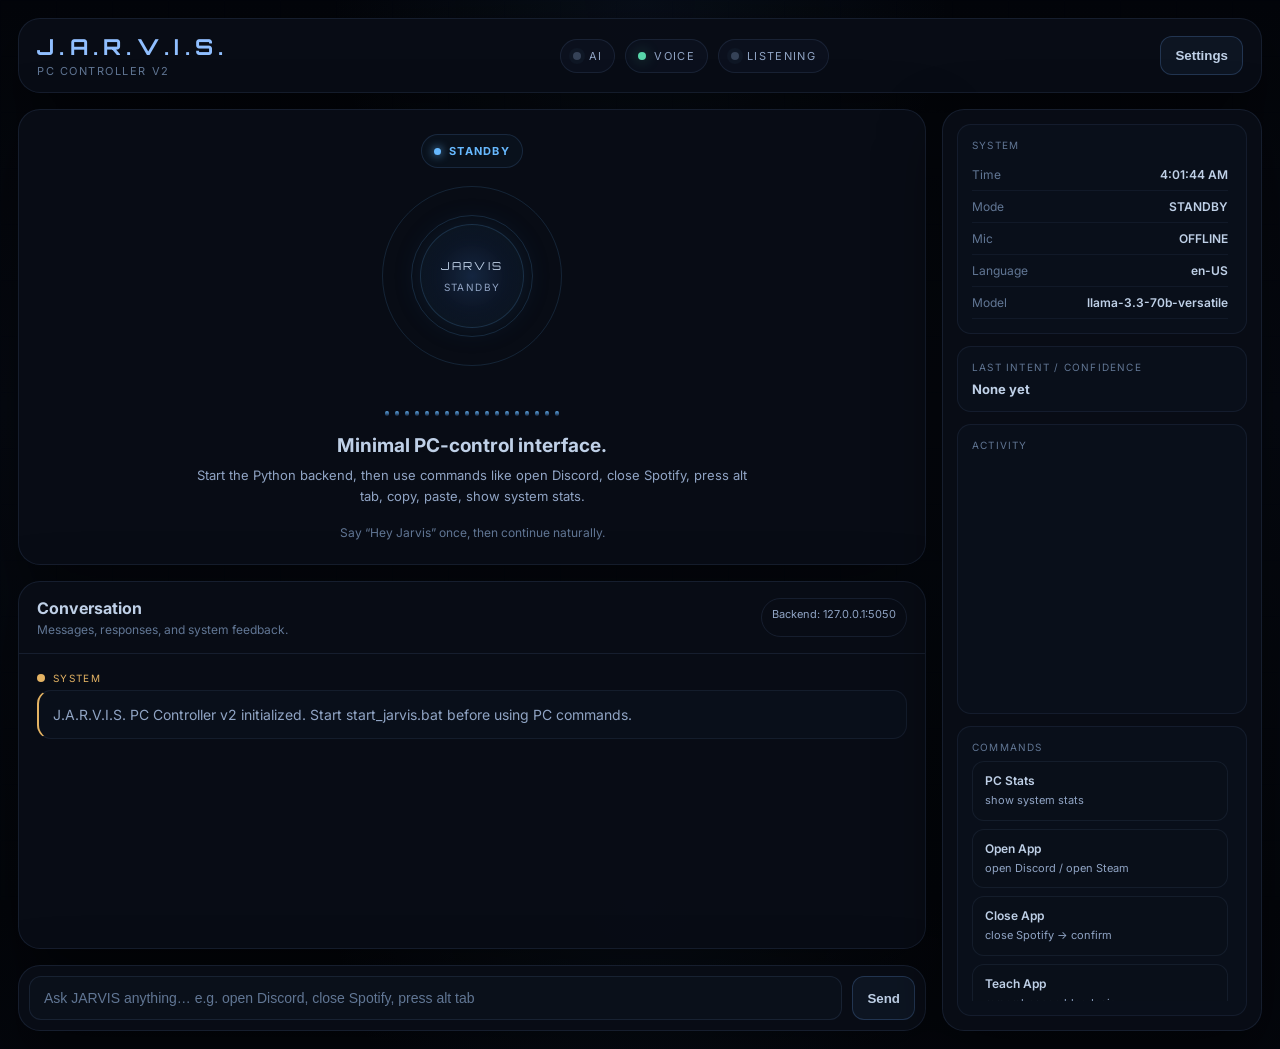
<file: jarvis_pc_v2.html>
<!DOCTYPE html>
<html lang="en">
<head>
<meta charset="UTF-8">
<meta name="viewport" content="width=device-width, initial-scale=1.0">
<title>J.A.R.V.I.S. PC v2</title>
<link href="https://fonts.googleapis.com/css2?family=Inter:wght@400;500;600;700;800&family=Orbitron:wght@500;700;800&display=swap" rel="stylesheet">
<style>
*{margin:0;padding:0;box-sizing:border-box}
:root{--bg:#04070d;--panel:rgba(9,13,22,.96);--panel-soft:rgba(11,16,27,.9);--line:rgba(74,98,136,.22);--line-strong:rgba(92,137,201,.28);--text:#bfd0e7;--text-soft:#90a4c4;--text-dim:#617694;--cyan:#67b9ff;--green:#58d6aa;--amber:#e4b363;--red:#e07070;--shadow:0 22px 60px rgba(0,0,0,.5)}
html,body{height:100%}
body{font-family:Inter,sans-serif;color:var(--text);background:radial-gradient(circle at top,rgba(39,81,129,.12),transparent 28%),linear-gradient(180deg,#03050a 0%,#050911 45%,#03060b 100%);overflow-y:auto;overflow-x:hidden}
.grid-background{position:fixed;inset:0;background-image:linear-gradient(rgba(90,120,170,.025) 1px,transparent 1px),linear-gradient(90deg,rgba(90,120,170,.025) 1px,transparent 1px);background-size:56px 56px;opacity:.3;pointer-events:none}
.container{position:relative;min-height:100vh;padding:18px;display:grid;grid-template-rows:auto minmax(0,1fr);gap:16px}
.header{display:flex;align-items:center;justify-content:space-between;gap:16px;padding:14px 18px;border:1px solid var(--line);border-radius:22px;background:var(--panel);box-shadow:var(--shadow)}
.logo{font-family:Orbitron,sans-serif;font-size:22px;font-weight:700;letter-spacing:.24em;color:#90bfff}.subline{font-size:11px;color:var(--text-dim);text-transform:uppercase;letter-spacing:.14em;margin-top:4px}
.header-center{display:flex;gap:10px;flex-wrap:wrap}.status-item{display:inline-flex;align-items:center;gap:8px;padding:9px 12px;border-radius:999px;background:rgba(12,18,30,.94);border:1px solid var(--line);color:var(--text-soft);font-size:11px;letter-spacing:.12em;text-transform:uppercase}
.status-dot{width:8px;height:8px;border-radius:999px;background:rgba(112,136,170,.42);box-shadow:0 0 0 4px rgba(16,24,38,.9)}.status-dot.active{background:var(--green);box-shadow:0 0 14px rgba(88,214,170,.4)}.status-dot.listening{background:var(--cyan);box-shadow:0 0 14px rgba(103,185,255,.44)}.status-dot.speaking{background:var(--amber);box-shadow:0 0 14px rgba(228,179,99,.4)}
button{border:1px solid var(--line-strong);background:rgba(14,22,36,.96);color:var(--text);border-radius:12px;padding:11px 14px;font-weight:600;cursor:pointer}button:hover{background:rgba(18,28,45,.96)}
.main-content{display:grid;grid-template-columns:minmax(0,1fr) 320px;gap:16px}.central-display{display:grid;grid-template-rows:auto minmax(0,1fr) auto;gap:16px}
.card{background:var(--panel);border:1px solid var(--line);border-radius:22px;box-shadow:var(--shadow)}
.visualizer-section{padding:24px;display:flex;flex-direction:column;align-items:center;justify-content:center;gap:18px;min-height:280px}
.visual-state-chip{display:inline-flex;align-items:center;gap:8px;padding:9px 12px;border-radius:999px;background:rgba(11,18,29,.9);border:1px solid rgba(88,137,201,.2);color:var(--cyan);font-size:11px;font-weight:700;letter-spacing:.12em;text-transform:uppercase}.visual-state-chip::before{content:'';width:7px;height:7px;border-radius:999px;background:currentColor;box-shadow:0 0 10px currentColor}.visual-state-chip.processing{color:var(--amber)}.visual-state-chip.error{color:var(--red)}
.circ{width:180px;height:180px;border:1px solid rgba(103,185,255,.14);border-radius:50%;display:flex;align-items:center;justify-content:center;position:relative}.circ:before{content:'';position:absolute;inset:28px;border:1px solid rgba(103,185,255,.16);border-radius:50%;animation:spin 14s linear infinite}@keyframes spin{to{transform:rotate(360deg)}}
.core-orb{width:104px;height:104px;border-radius:50%;border:1px solid rgba(103,185,255,.2);background:radial-gradient(circle,rgba(22,40,68,.9) 0%,rgba(8,14,24,.96) 74%);box-shadow:0 0 28px rgba(33,78,130,.2),inset 0 0 24px rgba(103,185,255,.08);display:flex;flex-direction:column;align-items:center;justify-content:center;cursor:pointer;z-index:2}.core-orb.listening{box-shadow:0 0 34px rgba(60,120,190,.26),inset 0 0 28px rgba(103,185,255,.12)}.orb-label{font-family:Orbitron,sans-serif;font-size:11px;letter-spacing:.2em}.orb-status{margin-top:8px;font-size:10px;letter-spacing:.14em;color:var(--text-soft)}
.audio-bars{display:flex;align-items:end;gap:6px;height:32px}.audio-bar{width:4px;height:5px;border-radius:999px;background:linear-gradient(180deg,rgba(103,185,255,.9),rgba(40,80,130,.38))}
.conversation-shell{display:grid;grid-template-rows:auto minmax(0,1fr);overflow:hidden}.conversation-header{display:flex;justify-content:space-between;gap:10px;padding:16px 18px;border-bottom:1px solid var(--line)}.conversation-header h3{font-size:16px}.conversation-header p{font-size:12px;color:var(--text-dim);margin-top:4px}
.conversation-panel{overflow-y:auto;padding:18px;max-height:42vh}.message{margin-bottom:14px}.message-header{display:flex;align-items:center;gap:8px;margin-bottom:6px;font-size:10px;letter-spacing:.13em;text-transform:uppercase;color:var(--text-dim)}.message-icon{width:8px;height:8px;border-radius:999px;background:currentColor}.message.user .message-header{color:var(--green)}.message.assistant .message-header{color:var(--cyan)}.message.system .message-header{color:var(--amber)}.message-content{padding:12px 14px;border-radius:14px;background:var(--panel-soft);border:1px solid rgba(74,98,136,.18);font-size:14px;line-height:1.65}.message.user .message-content{border-left:2px solid var(--green)}.message.assistant .message-content{border-left:2px solid var(--cyan)}.message.system .message-content{border-left:2px solid var(--amber);color:var(--text-soft)}
.command-bar{padding:10px;display:grid;grid-template-columns:1fr auto;gap:10px}.command-input,.form-input{width:100%;background:rgba(11,17,28,.96);border:1px solid rgba(74,98,136,.22);border-radius:12px;color:var(--text);padding:13px 14px;font-size:14px;outline:none}.command-input::placeholder{color:var(--text-dim)}
.side{padding:14px;display:grid;grid-template-rows:auto auto minmax(0,1fr) minmax(0,1fr);gap:12px;min-height:0}.panel-block,.confidence-row{background:var(--panel-soft);border:1px solid rgba(74,98,136,.18);border-radius:14px;padding:14px;overflow:auto}.panel-title,.confidence-label{font-size:10px;color:var(--text-dim);text-transform:uppercase;letter-spacing:.12em;margin-bottom:8px}.confidence-value{font-size:13px;font-weight:700}.info-row{display:flex;justify-content:space-between;gap:10px;padding:8px 0;border-bottom:1px solid rgba(74,98,136,.12);font-size:12px}.info-label{color:var(--text-dim)}.info-value{font-weight:600;text-align:right}.command-item{padding:11px 12px;border-radius:12px;background:rgba(10,16,26,.9);border:1px solid rgba(74,98,136,.16);margin-bottom:8px}.command-name{font-size:12px;font-weight:600;margin-bottom:4px}.command-desc{color:var(--text-soft);font-size:11px;line-height:1.5}#actionLog,#commandList,#systemInfo{overflow-y:auto;min-height:0;max-height:240px;padding-right:4px}
.modal{position:fixed;inset:0;display:none;align-items:center;justify-content:center;background:rgba(2,5,10,.84);backdrop-filter:blur(12px);padding:18px;z-index:50}.modal.active{display:flex}.modal-content{width:min(660px,100%);padding:22px;background:var(--panel);border:1px solid var(--line);border-radius:22px}.modal-title{font-family:Orbitron,sans-serif;font-size:18px;letter-spacing:.1em;margin-bottom:18px;color:#90bfff}.form-grid{display:grid;grid-template-columns:1fr 1fr;gap:14px}.form-group{margin-bottom:14px}.form-group.full{grid-column:1/-1}.form-label{display:block;margin-bottom:8px;font-size:11px;color:var(--text-dim);text-transform:uppercase;letter-spacing:.12em}.btn-group{display:flex;justify-content:flex-end;gap:10px;margin-top:10px}small{display:block;margin-top:6px;color:var(--text-dim);font-size:11px;line-height:1.5}a{color:#7eb6ff}
@media(max-width:1050px){.main-content{grid-template-columns:1fr}.side{grid-template-rows:auto auto auto auto}.header{flex-direction:column;align-items:stretch}.conversation-panel{max-height:55vh}}@media(max-width:720px){.form-grid{grid-template-columns:1fr}.command-bar{grid-template-columns:1fr}.conversation-header{flex-direction:column}}
</style>
</head>
<body>
<div class="grid-background"></div>
<div class="container">
<header class="header">
<div><div class="logo">J.A.R.V.I.S.</div><div class="subline">PC Controller v2</div></div>
<div class="header-center">
<div class="status-item"><div class="status-dot" id="statusAI"></div><span>AI</span></div>
<div class="status-item"><div class="status-dot" id="statusVoice"></div><span>Voice</span></div>
<div class="status-item"><div class="status-dot" id="statusListening"></div><span>Listening</span></div>
</div>
<button onclick="openSettings()">Settings</button>
</header>
<main class="main-content">
<section class="central-display">
<div class="visualizer-section card">
<div class="visual-state-chip" id="visualState">STANDBY</div>
<div class="circ"><div class="core-orb" id="coreOrb" onclick="toggleListening()"><div class="orb-label">JARVIS</div><div class="orb-status" id="orbStatus">STANDBY</div></div></div>
<div class="audio-bars" id="audioBars"></div>
<div style="text-align:center;max-width:560px"><h2 style="font-size:19px;margin-bottom:8px">Minimal PC-control interface.</h2><p style="font-size:13px;color:var(--text-soft);line-height:1.6">Start the Python backend, then use commands like open Discord, close Spotify, press alt tab, copy, paste, show system stats.</p></div>
<div style="font-size:12px;color:var(--text-dim)">Say “Hey Jarvis” once, then continue naturally.</div>
</div>
<div class="conversation-shell card">
<div class="conversation-header"><div><h3>Conversation</h3><p>Messages, responses, and system feedback.</p></div><div style="font-size:11px;color:var(--text-soft);border:1px solid var(--line);border-radius:999px;padding:8px 10px">Backend: 127.0.0.1:5050</div></div>
<div class="conversation-panel" id="conversation"></div>
</div>
<div class="command-bar card"><input class="command-input" id="textCommandInput" placeholder="Ask JARVIS anything… e.g. open Discord, close Spotify, press alt tab" onkeydown="handleCommandInputKey(event)"><button onclick="submitTypedCommand()">Send</button></div>
</section>
<aside class="side card">
<div class="panel-block"><div class="panel-title">System</div><div id="systemInfo"></div></div>
<div class="confidence-row"><div class="confidence-label">Last Intent / Confidence</div><div class="confidence-value" id="confidenceBadge">None yet</div></div>
<div class="panel-block"><div class="panel-title">Activity</div><div id="actionLog"></div></div>
<div class="panel-block"><div class="panel-title">Commands</div><div id="commandList"></div></div>
</aside>
</main>
</div>
<div class="modal" id="settingsModal"><div class="modal-content">
<div class="modal-title">JARVIS Settings</div>
<div class="form-grid">
<div class="form-group full"><label class="form-label">Groq API Key</label><input type="password" class="form-input" id="apiKeyInput" placeholder="Enter your Groq API key"><small>Get your free API key at <a href="https://console.groq.com" target="_blank">console.groq.com</a></small></div>
<div class="form-group"><label class="form-label">Wake Word</label><input type="text" class="form-input" id="wakeWordInput" value="hey jarvis"></div>
<div class="form-group"><label class="form-label">Voice Speed</label><input type="range" class="form-input" id="voiceSpeed" min="0.5" max="2" step="0.1" value="1"></div>
<div class="form-group"><label class="form-label">JARVIS Voice</label><select class="form-input" id="voiceSelect"></select></div>
<div class="form-group"><label class="form-label">Recognition Language</label><select class="form-input" id="languageSelect"><option value="en-US">English</option><option value="sv-SE">Swedish</option></select></div>
<div class="form-group"><label class="form-label">Groq Model</label><input type="text" class="form-input" id="modelInput" value="llama-3.3-70b-versatile"></div>
<div class="form-group"><label class="form-label">Conversation Timeout</label><input type="number" class="form-input" id="timeoutInput" min="15" max="600" value="60"></div>
</div>
<div class="btn-group"><button onclick="closeSettings()">Cancel</button><button onclick="saveSettings()">Save</button></div>
</div></div>
<script>
let config={apiKey:localStorage.getItem('groq_api_key')||'',wakeWord:localStorage.getItem('wake_word')||'hey jarvis',voiceSpeed:parseFloat(localStorage.getItem('voice_speed'))||1,voiceName:localStorage.getItem('jarvis_voice_name')||'',recognitionLang:localStorage.getItem('recognition_lang')||'en-US',model:localStorage.getItem('groq_model')||'llama-3.3-70b-versatile',activeTimeoutSeconds:parseInt(localStorage.getItem('active_timeout_seconds')||'60',10)}
let state={isListening:false,isWakeWordMode:true,isSpeaking:false,recognition:null,synthesis:window.speechSynthesis,conversation:JSON.parse(localStorage.getItem('jarvis_conversation')||'[]'),memory:JSON.parse(localStorage.getItem('jarvis_memory')||'[]'),actionLog:JSON.parse(localStorage.getItem('jarvis_action_log')||'[]'),conversationTimeout:null,visualState:'STANDBY'}
document.addEventListener('DOMContentLoaded',init)
function init(){setupSpeechRecognition();setupAudioBars();loadCommands();populateVoiceList();renderSavedConversation();renderActionLog();updateSystemInfo();checkBackendHealth();setInterval(checkBackendHealth,7000);addMessage('system','J.A.R.V.I.S. PC Controller v2 initialized. Start start_jarvis.bat before using PC commands.');if(config.apiKey)updateStatus('AI','active');if(state.synthesis&&typeof state.synthesis.onvoiceschanged!=='undefined')state.synthesis.onvoiceschanged=populateVoiceList;startListening();setInterval(updateSystemInfo,5000)}
function setupAudioBars(){const c=document.getElementById('audioBars');for(let i=0;i<18;i++){const b=document.createElement('div');b.className='audio-bar';c.appendChild(b)}}
function setupSpeechRecognition(){if(!('webkitSpeechRecognition'in window)){addMessage('system','Speech recognition not supported. Use Chrome or Edge, or type commands.');return}state.recognition=new webkitSpeechRecognition();state.recognition.continuous=true;state.recognition.interimResults=true;state.recognition.lang=config.recognitionLang;state.recognition.onstart=()=>updateStatus('Voice','active');state.recognition.onresult=e=>{const r=e.results[e.results.length-1];const t=r[0].transcript.toLowerCase().trim();if(!r.isFinal)return;if(state.isSpeaking&&!(t.includes('stop')||t.includes('cancel')||t.includes('avbryt')))return;if(state.isWakeWordMode){if(t.includes(config.wakeWord)||t==='jarvis'){activateConversation();speak('At your service, sir.')}}else processCommand(t)};state.recognition.onerror=e=>console.error('Recognition error:',e.error);state.recognition.onend=()=>{if(state.isListening)try{state.recognition.start()}catch(e){}}}
function startListening(){if(state.recognition&&!state.isListening){state.isListening=true;try{state.recognition.start()}catch(e){}updateStatus('Voice','active')}}
function stopListening(){if(state.recognition&&state.isListening){state.isListening=false;state.recognition.stop();updateStatus('Voice',false)}}
function toggleListening(){if(state.isSpeaking){stopSpeaking();return}state.isListening?stopListening():startListening()}
function activateConversation(){state.isWakeWordMode=false;updateStatus('Listening','listening');document.getElementById('coreOrb').classList.add('listening');document.getElementById('orbStatus').textContent='LISTENING';setVisualState('ACTIVE CONVERSATION');resetConversationTimeout()}
function resetConversationTimeout(){clearTimeout(state.conversationTimeout);state.conversationTimeout=setTimeout(()=>goStandby('Standing by, sir.'),config.activeTimeoutSeconds*1000)}
function goStandby(msg){state.isWakeWordMode=true;document.getElementById('coreOrb').classList.remove('listening');document.getElementById('orbStatus').textContent='STANDBY';updateStatus('Listening','active');setVisualState('STANDBY');if(msg)speak(msg)}
async function processCommand(text){addMessage('user',text);if(!state.isWakeWordMode)resetConversationTimeout();const route=routeCommand(text);route.confidence=estimateConfidence(route);updateConfidenceBadge(route);logAction('intent',`${route.intent}${route.target?' · '+route.target:''}`);await executeRoute(route,text)}
function routeCommand(text){const c=text.toLowerCase().trim();if(/^(stop|cancel|avbryt|stopp|be quiet|tyst)$/.test(c))return{intent:'interrupt'};if(c.includes('go standby')||c.includes('sleep')||c.includes('stand by')||c.includes('tack jarvis'))return{intent:'standby'};const pc=/^(open|start|launch|close|set|show|take|press|type|copy|paste|remember app|teach app|confirm|cancel|restart|shutdown|mute|volume|read clipboard|öppna|starta|stäng|visa|ta|tryck|skriv|kopiera|klistra|bekräfta|avbryt|lås)/i.test(c)||/(discord|steam|spotify|chrome|downloads|desktop|cpu|ram|screenshot|volume|clipboard|alt tab|windows d|hotkey|app)/i.test(c);if(pc)return{intent:'system_command',target:c};if(c.includes('what time')||c==='time')return{intent:'time'};if(c.includes('date')||c.includes('what day'))return{intent:'date'};if(c.includes('search for'))return{intent:'search',target:c.replace('search for','').trim()};if(c.startsWith('open '))return{intent:'open',target:c.replace('open ','').trim()};return{intent:'ai_chat'}}
async function executeRoute(route,originalText){switch(route.intent){case'interrupt':stopSpeaking();speak('Cancelled.');return;case'standby':goStandby('Standing by, sir.');return;case'search':window.open('https://www.google.com/search?q='+encodeURIComponent(route.target),'_blank');speak('Searching.');return;case'open':await smartOpen(route.target,originalText);return;case'time':speak('The current time is '+new Date().toLocaleTimeString());addMessage('assistant','The current time is '+new Date().toLocaleTimeString());return;case'date':speak('Today is '+new Date().toLocaleDateString());addMessage('assistant','Today is '+new Date().toLocaleDateString());return;case'system_command':await handleSystemCommand(route,originalText);return;case'ai_chat':default:if(config.apiKey)await getAIResponse(originalText);else{speak('AI is not configured yet. Add your Groq API key in settings.');addMessage('assistant','AI features require a free Groq API key in Settings.')}}}
async function checkBackendHealth(){try{const r=await fetch('http://127.0.0.1:5050/health');const d=await r.json();if(d.ok){logAction('backend','PC Controller '+d.version+' online',false);return true}}catch(e){logAction('backend','PC Controller offline',false)}return false}
async function callPcBackend(payload){const r=await fetch('http://127.0.0.1:5050/command',{method:'POST',headers:{'Content-Type':'application/json'},body:JSON.stringify(payload)});const d=await r.json().catch(()=>({}));if(!r.ok||d.ok===false)throw new Error(d.message||'Backend error '+r.status);return d}
async function handleSystemCommand(route,originalText){setVisualState('PROCESSING');try{const d=await callPcBackend({text:originalText||route.target,lang:isSwedish(originalText)?'sv':'en'});const msg=d.message||'Done, sir.';addMessage('assistant',msg);speak(msg);logAction('pc',msg)}catch(e){const msg='I could not reach the local PC controller. Start start_jarvis.bat first, then try again.';addMessage('system',msg+' ('+e.message+')');speak(msg);logAction('pc-error',e.message);setVisualState('ERROR');return}setVisualState(state.isWakeWordMode?'STANDBY':'ACTIVE CONVERSATION')}
async function smartOpen(target){window.open('https://www.google.com/search?q='+encodeURIComponent(target),'_blank');speak('Opening search results.')}
async function getAIResponse(userMessage){try{setVisualState('PROCESSING');const r=await fetch('https://api.groq.com/openai/v1/chat/completions',{method:'POST',headers:{'Content-Type':'application/json','Authorization':'Bearer '+config.apiKey},body:JSON.stringify({model:config.model,messages:[{role:'system',content:'You are JARVIS. Be concise and helpful.'},{role:'user',content:userMessage}],temperature:.7,max_tokens:220})});if(!r.ok){const t=await r.text();throw new Error(t)}const d=await r.json();const msg=d.choices[0].message.content;addMessage('assistant',msg);speak(msg);updateStatus('AI','active')}catch(e){addMessage('system','AI service error: '+e.message);setVisualState('ERROR')}}
function speak(text){if(!text)return;if(state.isSpeaking)state.synthesis.cancel();const u=new SpeechSynthesisUtterance(text);u.rate=config.voiceSpeed;const voices=state.synthesis.getVoices();let v=config.voiceName?voices.find(x=>x.name===config.voiceName):null;if(v)u.voice=v;u.onstart=()=>{state.isSpeaking=true;updateStatus('Listening','speaking');setVisualState('SPEAKING');document.getElementById('orbStatus').textContent='SPEAKING'};u.onend=()=>{state.isSpeaking=false;if(state.isWakeWordMode){setVisualState('STANDBY');document.getElementById('orbStatus').textContent='STANDBY'}else{setVisualState('ACTIVE CONVERSATION');document.getElementById('orbStatus').textContent='LISTENING'}};state.synthesis.speak(u)}
function stopSpeaking(){if(state.synthesis)state.synthesis.cancel();state.isSpeaking=false}
function addMessage(type,content){const c=document.getElementById('conversation');const m=document.createElement('div');m.className='message '+type;const h=document.createElement('div');h.className='message-header';h.innerHTML='<div class="message-icon"></div><span>'+(type==='user'?'YOU':type==='assistant'?'JARVIS':'SYSTEM')+'</span>';const b=document.createElement('div');b.className='message-content';b.textContent=content;m.appendChild(h);m.appendChild(b);c.appendChild(m);c.scrollTop=c.scrollHeight;state.conversation.push({type,content,timestamp:new Date().toISOString()});if(state.conversation.length>100)state.conversation=state.conversation.slice(-100);localStorage.setItem('jarvis_conversation',JSON.stringify(state.conversation))}
function renderSavedConversation(){const saved=[...state.conversation];state.conversation=[];saved.slice(-20).forEach(x=>addMessage(x.type,x.content))}
function logAction(type,detail,save=true){if(save){state.actionLog.push({type,detail,timestamp:new Date().toISOString()});if(state.actionLog.length>60)state.actionLog=state.actionLog.slice(-60);localStorage.setItem('jarvis_action_log',JSON.stringify(state.actionLog))}renderActionLog()}
function renderActionLog(){const c=document.getElementById('actionLog');c.innerHTML='';state.actionLog.slice(-6).reverse().forEach(x=>{const d=document.createElement('div');d.className='command-item';d.innerHTML='<div class="command-name">'+x.type+' · '+new Date(x.timestamp).toLocaleTimeString()+'</div><div class="command-desc">'+x.detail+'</div>';c.appendChild(d)})}
function updateStatus(i,s){const map={AI:'statusAI',Voice:'statusVoice',Listening:'statusListening'};const e=document.getElementById(map[i]);if(!e)return;e.className='status-dot';if(s==='active')e.classList.add('active');if(s==='listening')e.classList.add('listening');if(s==='speaking')e.classList.add('speaking')}
function setVisualState(x){state.visualState=x;const e=document.getElementById('visualState');e.textContent=x;e.className='visual-state-chip';if(x==='PROCESSING'||x==='SPEAKING')e.classList.add('processing');if(x==='ERROR')e.classList.add('error')}
function estimateConfidence(r){return r.intent==='ai_chat'?'medium':'high'}function updateConfidenceBadge(r){document.getElementById('confidenceBadge').textContent=(r.intent||'unknown').toUpperCase()+' · '+(r.confidence||'medium').toUpperCase()+(r.target?' · '+r.target:'')}
function updateSystemInfo(){const c=document.getElementById('systemInfo');c.innerHTML='';const data={Time:new Date().toLocaleTimeString(),Mode:state.visualState,Mic:state.isListening?'ONLINE':'OFFLINE',Language:config.recognitionLang,Model:config.model};Object.entries(data).forEach(([k,v])=>{const r=document.createElement('div');r.className='info-row';r.innerHTML='<span class="info-label">'+k+'</span><span class="info-value">'+v+'</span>';c.appendChild(r)})}
function loadCommands(){const cmds=[['PC Stats','show system stats'],['Open App','open Discord / open Steam'],['Close App','close Spotify → confirm'],['Teach App','remember app blender is C:\\\\Path\\\\blender.exe'],['Hotkeys','press alt tab / press windows d'],['Clipboard','copy / paste / read clipboard'],['Volume','set volume to 30'],['Screenshot','take screenshot']];const c=document.getElementById('commandList');cmds.forEach(x=>{const d=document.createElement('div');d.className='command-item';d.innerHTML='<div class="command-name">'+x[0]+'</div><div class="command-desc">'+x[1]+'</div>';c.appendChild(d)})}
function submitTypedCommand(){const i=document.getElementById('textCommandInput');const t=i.value.trim();if(!t)return;i.value='';if(state.isWakeWordMode)activateConversation();processCommand(t)}
function handleCommandInputKey(e){if(e.key==='Enter')submitTypedCommand()}
function openSettings(){document.getElementById('settingsModal').classList.add('active');document.getElementById('apiKeyInput').value=config.apiKey;document.getElementById('wakeWordInput').value=config.wakeWord;document.getElementById('voiceSpeed').value=config.voiceSpeed;document.getElementById('languageSelect').value=config.recognitionLang;document.getElementById('modelInput').value=config.model;document.getElementById('timeoutInput').value=config.activeTimeoutSeconds;populateVoiceList()}
function closeSettings(){document.getElementById('settingsModal').classList.remove('active')}
function saveSettings(){config.apiKey=document.getElementById('apiKeyInput').value;config.wakeWord=document.getElementById('wakeWordInput').value.toLowerCase();config.voiceSpeed=parseFloat(document.getElementById('voiceSpeed').value);config.voiceName=document.getElementById('voiceSelect').value;config.recognitionLang=document.getElementById('languageSelect').value;config.model=document.getElementById('modelInput').value;config.activeTimeoutSeconds=parseInt(document.getElementById('timeoutInput').value,10)||60;localStorage.setItem('groq_api_key',config.apiKey);localStorage.setItem('wake_word',config.wakeWord);localStorage.setItem('voice_speed',config.voiceSpeed);localStorage.setItem('jarvis_voice_name',config.voiceName);localStorage.setItem('recognition_lang',config.recognitionLang);localStorage.setItem('groq_model',config.model);localStorage.setItem('active_timeout_seconds',config.activeTimeoutSeconds);closeSettings();addMessage('system','Settings saved. Refresh if you changed speech recognition language.')}
function populateVoiceList(){const s=document.getElementById('voiceSelect');if(!s)return;const voices=state.synthesis.getVoices();s.innerHTML='<option value="">Auto</option>';voices.forEach(v=>{const o=document.createElement('option');o.value=v.name;o.textContent=v.name+' ('+v.lang+')';if(v.name===config.voiceName)o.selected=true;s.appendChild(o)})}
function isSwedish(t){return /[åäö]|\\b(vad|är|och|öppna|visa|kopiera|klistra|bekräfta|avbryt)\\b/i.test(t)||config.recognitionLang==='sv-SE'}
</script>
</body>
</html>
</file>
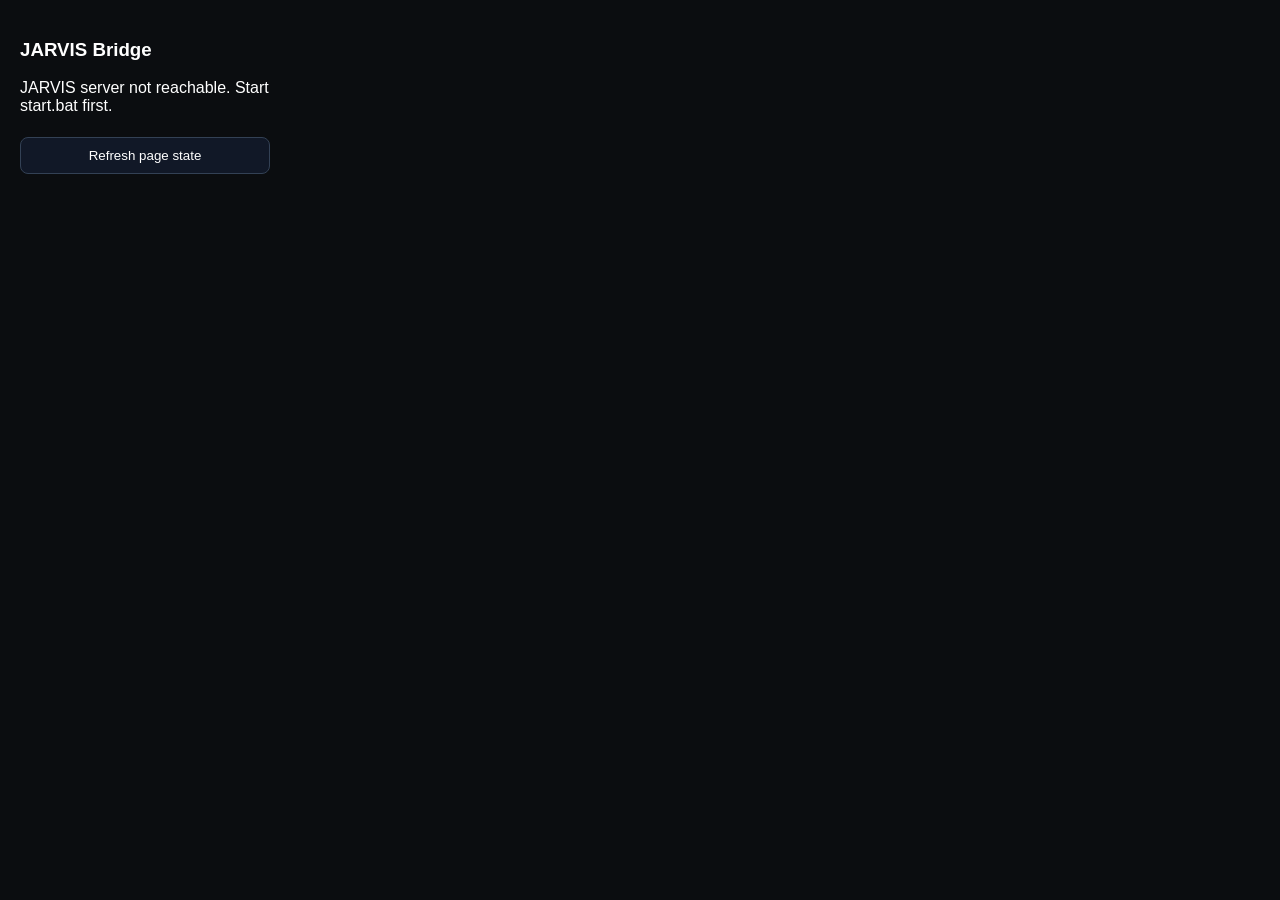
<file: chrome_extension/popup.html>
<!doctype html><html><head><meta charset="utf-8"><style>body{font-family:Arial;background:#0b0d10;color:white;width:250px;padding:12px}button{width:100%;padding:10px;margin:6px 0;background:#111827;color:white;border:1px solid #334155;border-radius:8px}</style></head><body><h3>JARVIS Bridge</h3><p id="status">Checking...</p><button id="push">Refresh page state</button><script src="popup.js"></script></body></html>
</file>
